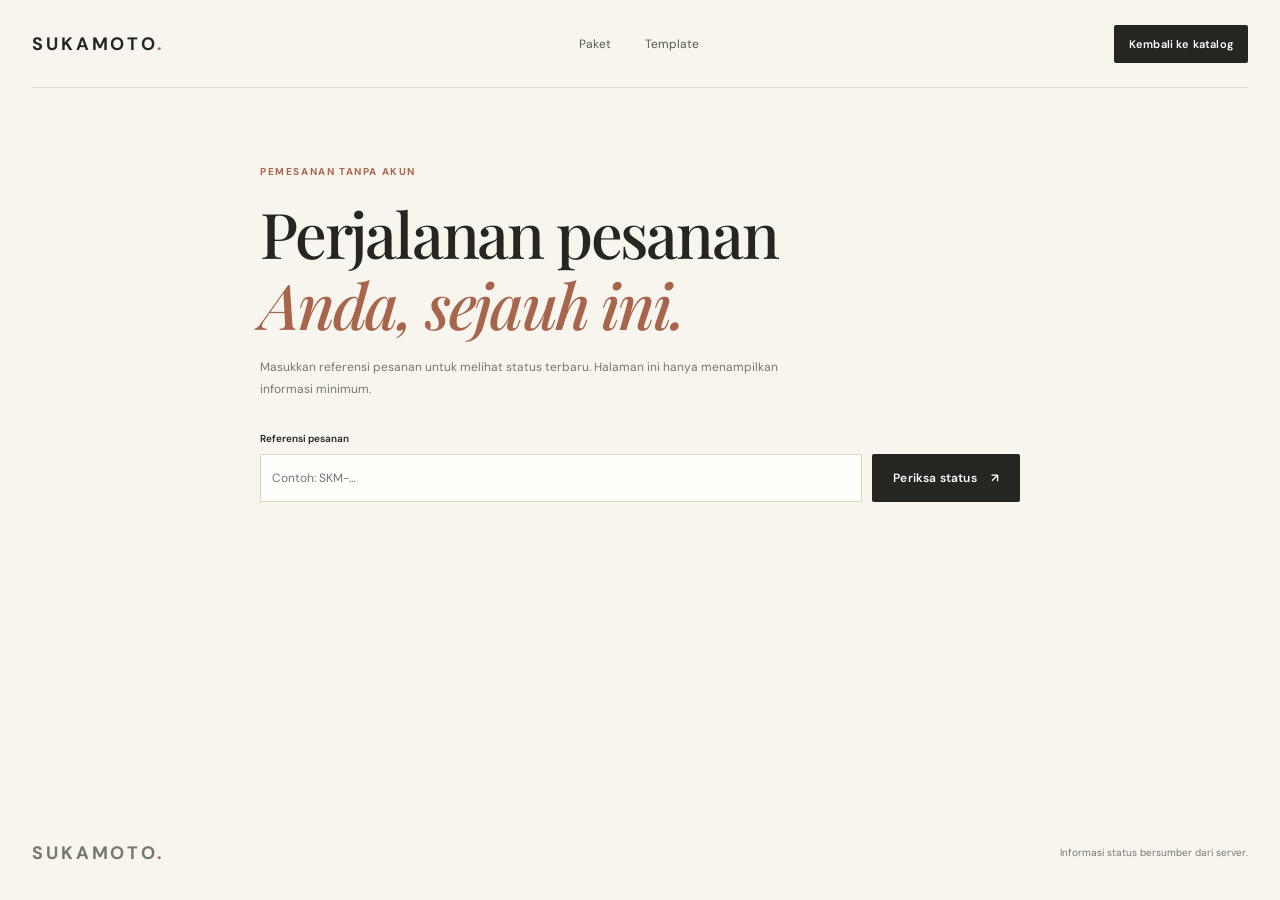
<file: frontend/status.html>
<!doctype html>
<html lang="id">
  <head>
    <meta charset="utf-8">
    <meta name="viewport" content="width=device-width, initial-scale=1">
    <meta name="theme-color" content="#f8f5ef">
    <title>Status pesanan — SUKAMOTO</title>
    <link rel="stylesheet" href="./css/app.css">
    <script src="./js/config.js"></script>
    <script type="module" src="./js/status.js"></script>
  </head>
  <body class="subpage">
    <header class="site-header">
      <a class="wordmark" href="./index.html">SUKAMOTO<span>.</span></a>
      <nav class="top-nav" aria-label="Navigasi utama"><a href="./index.html#packages">Paket</a><a href="./index.html#templates">Template</a></nav>
      <a class="button button-dark button-small" href="./index.html">Kembali ke katalog</a>
    </header>
    <main class="status-main">
      <p class="eyebrow">Pemesanan tanpa akun</p>
      <h1>Perjalanan pesanan<br><em>Anda, sejauh ini.</em></h1>
      <p class="status-lede">Masukkan referensi pesanan untuk melihat status terbaru. Halaman ini hanya menampilkan informasi minimum.</p>
      <form id="status-form" class="lookup-form">
        <label for="reference">Referensi pesanan</label>
        <div class="lookup-row"><input id="reference" name="reference" required autocomplete="off" placeholder="Contoh: SKM-…"><button class="button button-dark" type="submit">Periksa status <span aria-hidden="true">↗</span></button></div>
      </form>
      <p id="status-message" class="state-message" role="status" aria-live="polite" hidden></p>
      <section id="status-result" class="status-card" aria-live="polite" hidden>
        <div class="status-card-top"><div><p class="eyebrow">Referensi pesanan</p><h2 id="status-reference"></h2></div><span id="status-pill" class="status-pill"></span></div>
        <div class="status-details">
          <div><span>Status pembayaran</span><strong id="payment-status"></strong></div>
          <div><span>Undangan</span><strong id="invitation-status"></strong></div>
        </div>
        <p id="status-explanation" class="status-explanation"></p>
        <a id="invitation-link" class="button button-dark" hidden target="_blank" rel="noopener noreferrer">Buka undangan <span aria-hidden="true">↗</span></a>
        <div id="payment-panel" class="payment-panel" hidden>
          <div><h3>Unggah bukti pembayaran</h3><p>File dikirim secara privat melalui API. Jangan bagikan URL file pembayaran.</p></div>
          <form id="payment-form">
            <label>Metode pembayaran<input name="method" required maxlength="80" placeholder="Contoh: transfer bank"></label>
            <label>File bukti pembayaran<input name="proof" type="file" accept="image/jpeg,image/png,image/webp,application/pdf" required></label>
            <p id="payment-error" class="form-error" role="alert" hidden></p>
            <button class="button button-dark" type="submit">Kirim bukti <span aria-hidden="true">↗</span></button>
          </form>
        </div>
      </section>
    </main>
    <footer class="site-footer"><a class="wordmark" href="./index.html">SUKAMOTO<span>.</span></a><span>Informasi status bersumber dari server.</span></footer>
  </body>
</html>
</file>
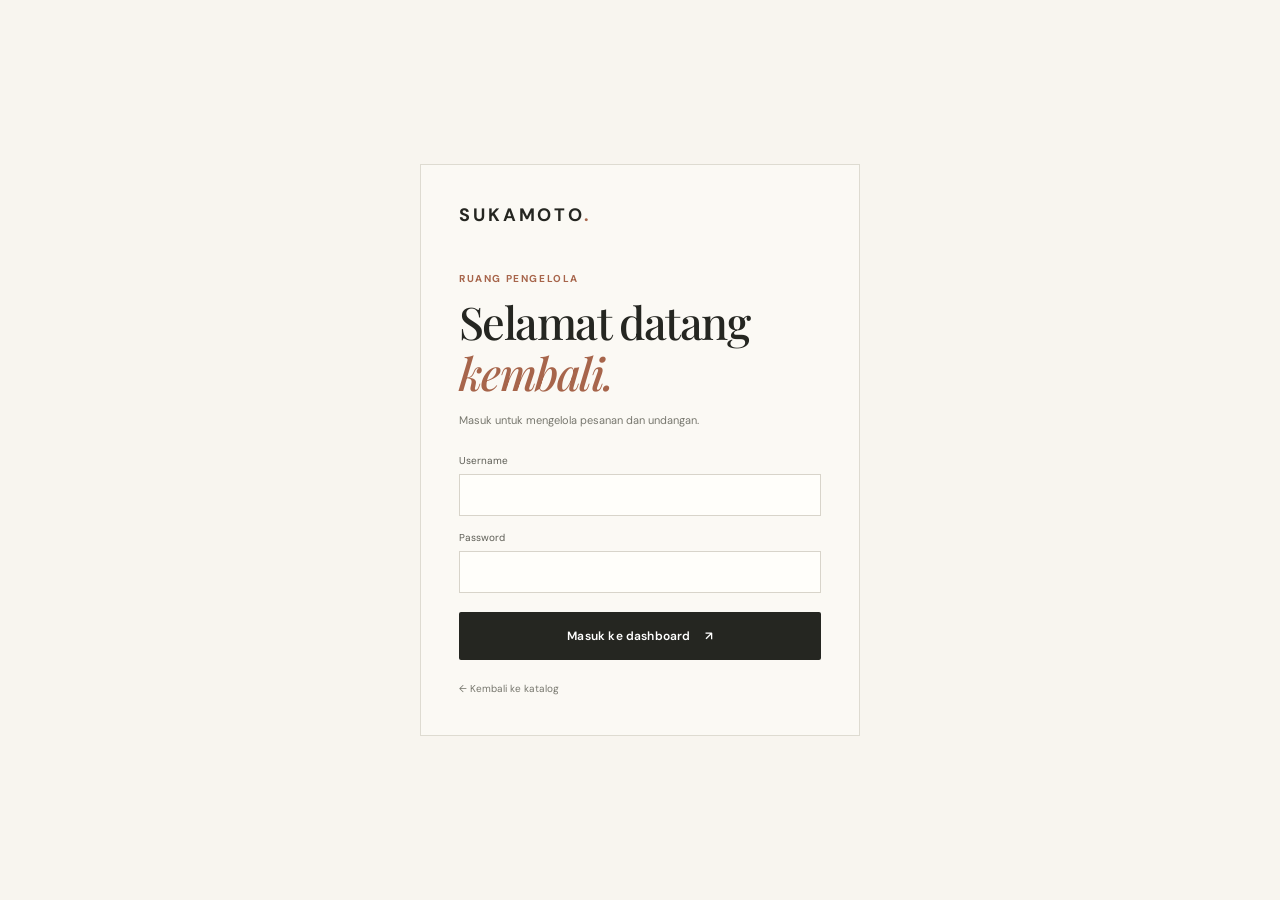
<file: frontend/admin/login.html>
<!doctype html>
<html lang="id">
  <head>
    <meta charset="utf-8">
    <meta name="viewport" content="width=device-width, initial-scale=1">
    <meta name="theme-color" content="#f8f5ef">
    <title>Admin masuk — SUKAMOTO</title>
    <link rel="stylesheet" href="../css/app.css">
    <script src="../js/config.js"></script>
    <script type="module" src="../js/admin-login.js"></script>
  </head>
  <body class="admin-login-page">
    <main class="login-card">
      <a class="wordmark" href="../index.html">SUKAMOTO<span>.</span></a>
      <p class="eyebrow">Ruang pengelola</p>
      <h1>Selamat datang<br><em>kembali.</em></h1>
      <p>Masuk untuk mengelola pesanan dan undangan.</p>
      <form id="admin-login-form">
        <label>Username<input name="username" autocomplete="username" required></label>
        <label>Password<input name="password" type="password" autocomplete="current-password" required></label>
        <p id="login-error" class="form-error" role="alert" hidden></p>
        <button class="button button-dark button-full" type="submit">Masuk ke dashboard <span aria-hidden="true">↗</span></button>
      </form>
      <a class="login-back" href="../index.html">← Kembali ke katalog</a>
    </main>
  </body>
</html>
</file>
<file: frontend/css/app.css>
@import url("https://fonts.googleapis.com/css2?family=DM+Sans:wght@400;500;600;700&family=Playfair+Display:ital,wght@0,500;0,600;0,700;1,500;1,600&display=swap");

:root {
  color-scheme: light;
  --paper: #f8f5ef;
  --paper-dark: #efeae0;
  --ink: #252621;
  --muted: #77776e;
  --line: #dedbd1;
  --accent: #a7654b;
  --olive: #767a62;
  --white: #fffefa;
  --serif: "Playfair Display", Georgia, serif;
  --sans: "DM Sans", Arial, sans-serif;
  font-family: var(--sans);
  color: var(--ink);
  background: var(--paper);
  font-synthesis: none;
  text-rendering: optimizeLegibility;
  -webkit-font-smoothing: antialiased;
}

* { box-sizing: border-box; }
html { scroll-behavior: smooth; }
body { min-width: 320px; margin: 0; background: var(--paper); }
button, input, select, textarea { font: inherit; }
button, a { -webkit-tap-highlight-color: transparent; }
a { color: inherit; }
button:focus-visible, a:focus-visible, input:focus-visible, select:focus-visible, textarea:focus-visible {
  outline: 3px solid #bd826b;
  outline-offset: 3px;
}
[hidden] { display: none !important; }

.site-header, .site-footer, .admin-header {
  width: min(1240px, calc(100% - 64px));
  margin-inline: auto;
  display: flex;
  align-items: center;
  justify-content: space-between;
}
.site-header { min-height: 88px; border-bottom: 1px solid var(--line); }
.wordmark { font-size: 18px; font-weight: 700; letter-spacing: .16em; text-decoration: none; }
.wordmark span { color: var(--accent); }
.top-nav { display: flex; gap: 34px; align-items: center; }
.top-nav a, .site-footer > a:last-child { color: #585950; font-size: 12px; text-decoration: none; }
.top-nav a:hover, .site-footer > a:last-child:hover { color: var(--accent); }
.button {
  min-height: 48px;
  padding: 0 20px;
  border: 1px solid transparent;
  border-radius: 2px;
  display: inline-flex;
  align-items: center;
  justify-content: center;
  gap: 14px;
  color: var(--ink);
  background: transparent;
  font-size: 12px;
  font-weight: 600;
  letter-spacing: .015em;
  text-decoration: none;
  cursor: pointer;
  transition: background .18s ease, color .18s ease, border-color .18s ease, transform .18s ease;
}
.button:hover:not(:disabled) { transform: translateY(-1px); }
.button:disabled { opacity: .55; cursor: wait; }
.button-dark { color: white; background: var(--ink); }
.button-dark:hover:not(:disabled) { background: #484a40; }
.button-outline { border-color: #c9c6bc; color: var(--ink); background: transparent; }
.button-outline:hover:not(:disabled) { border-color: var(--ink); background: #fffefa80; }
.button-small { min-height: 38px; padding: 0 14px; font-size: 11px; }
.button-full { width: 100%; margin-top: 20px; }
.text-link { padding: 4px 0; color: var(--ink); font-size: 12px; text-decoration: none; border-bottom: 1px solid #aaa99e; }
.text-link:hover { color: var(--accent); border-color: var(--accent); }

.hero {
  width: min(1240px, calc(100% - 64px));
  min-height: 570px;
  margin: auto;
  display: grid;
  grid-template-columns: 1.02fr .98fr;
  align-items: center;
  gap: 56px;
  padding: 64px 0 70px;
}
.hero-copy { max-width: 570px; padding-block: 10px; }
.eyebrow {
  margin: 0 0 18px;
  color: var(--accent);
  font-size: 10px;
  font-weight: 700;
  letter-spacing: .16em;
  line-height: 1.6;
  text-transform: uppercase;
}
.eyebrow-mark { width: 17px; height: 1px; margin-right: 8px; display: inline-block; vertical-align: middle; background: var(--accent); }
h1, h2, h3, p { margin-top: 0; }
.hero h1, .status-main h1, .admin-welcome h1, .login-card h1 {
  margin: 0;
  font: 500 clamp(42px, 5vw, 67px)/1.12 var(--serif);
  letter-spacing: -.035em;
}
.hero h1 em, .section-heading h2 em, .how-intro h2 em, .status-main h1 em, .admin-welcome h1 em, .login-card h1 em {
  color: var(--accent);
  font-weight: 500;
}
.hero-lede { max-width: 470px; margin: 23px 0 27px; color: var(--muted); font-size: 13px; line-height: 1.85; }
.hero-actions { display: flex; align-items: center; gap: 27px; }
.hero-note { margin-top: 44px; color: #87867d; font-size: 10px; letter-spacing: .035em; }
.note-line { width: 30px; height: 1px; margin-right: 9px; display: inline-block; vertical-align: middle; background: #aaa99e; }
.hero-art { height: 390px; position: relative; display: grid; place-items: center; }
.art-orbit { position: absolute; border: 1px solid #ded8c9; border-radius: 50%; }
.orbit-one { width: 345px; height: 345px; }
.orbit-two { width: 425px; height: 270px; transform: rotate(-35deg); }
.art-card {
  width: 236px; height: 310px; position: relative; z-index: 1;
  display: flex; flex-direction: column; align-items: center; justify-content: center;
  border: 1px solid #d8cdbb; outline: 5px solid var(--paper); outline-offset: -13px;
  color: #f2e6d1; background: linear-gradient(145deg, #51584c, #777b63 55%, #4f574d);
  box-shadow: 0 24px 54px #292a241f;
  transform: rotate(3deg);
}
.art-kicker, .art-date { font-size: 8px; letter-spacing: .2em; }
.art-names { margin: 25px 0 17px; font: italic 48px var(--serif); }
.art-rule { width: 42px; height: 1px; background: #d4b993; }
.art-date { margin-top: 17px; }
.art-flower { position: absolute; color: #d2b990; font-size: 22px; }
.flower-one { top: 27px; left: 30px; }.flower-two { right: 30px; bottom: 26px; }
.art-caption { position: absolute; right: 3%; bottom: 4%; color: var(--muted); font: italic 14px var(--serif); }
.trust-row {
  min-height: 71px; padding-inline: max(32px, calc((100% - 1240px) / 2));
  display: flex; justify-content: space-between; align-items: center; gap: 20px;
  border-top: 1px solid var(--line); border-bottom: 1px solid var(--line);
  color: #87867d; font-size: 9px; letter-spacing: .15em;
}
.section { width: min(1240px, calc(100% - 64px)); margin: auto; padding: 100px 0; }
.section-heading { margin-bottom: 38px; display: flex; align-items: end; justify-content: space-between; gap: 35px; }
.section-heading h2, .how-intro h2 {
  max-width: 650px; margin: 0; font: 500 clamp(32px, 4vw, 46px)/1.2 var(--serif); letter-spacing: -.03em;
}
.section-aside { max-width: 270px; margin: 0 0 5px; color: var(--muted); font-size: 11px; line-height: 1.8; }
.state-message { margin: 20px 0; color: var(--muted); font-size: 12px; line-height: 1.6; }
.state-error, .form-error { color: #a23831; }
.state-success { color: #42714e; }
.state-empty { color: #77776e; }
.retry-button { margin-left: 4px; }
.package-grid { display: grid; grid-template-columns: repeat(3, minmax(0, 1fr)); gap: 18px; }
.package-card {
  min-height: 257px; padding: 27px 27px 24px; border: 1px solid var(--line);
  background: #fbf9f4; display: flex; flex-direction: column; align-items: flex-start;
}
.package-featured { border-color: #92856f; background: #f1eee6; }
.package-top { width: 100%; display: flex; justify-content: space-between; align-items: start; }
.package-kicker { margin: 0; color: var(--olive); font-size: 10px; font-weight: 700; letter-spacing: .15em; text-transform: uppercase; }
.package-badge { color: var(--accent); font-size: 9px; letter-spacing: .08em; text-transform: uppercase; }
.package-price { margin: 17px 0 16px; font: 500 24px var(--serif); }
.feature-list { margin: 0 0 22px; padding: 0; list-style: none; }
.feature-list li { margin: 8px 0; color: #67675e; font-size: 11px; }
.feature-list li::before { content: "—"; margin-right: 9px; color: var(--accent); }
.package-choose { margin-top: auto; }
.section-templates { padding-top: 20px; }
.filter-label { display: grid; gap: 7px; color: var(--muted); font-size: 10px; letter-spacing: .05em; }
.filter-label select { min-width: 175px; min-height: 39px; padding: 0 30px 0 11px; border: 1px solid var(--line); border-radius: 0; color: var(--ink); background: #fbf9f4; font-size: 11px; }
.template-grid { display: grid; grid-template-columns: repeat(3, minmax(0, 1fr)); gap: 21px; }
.template-card { border: 1px solid var(--line); background: #fbf9f4; }
.template-art { height: 242px; position: relative; overflow: hidden; display: grid; place-items: center; color: #f5e8d7; background: linear-gradient(145deg, #3f4a40, #77806d 58%, #546050); }
.template-art::before, .template-art::after { content: ""; position: absolute; border: 1px solid #d9c7a25c; border-radius: 50%; }
.template-art::before { width: 230px; height: 230px; }
.template-art::after { width: 278px; height: 180px; transform: rotate(-39deg); }
.art-gold { color: #f0e4d1; background: linear-gradient(145deg, #211f1c, #565043 58%, #2e2c27); }
.art-platinum { color: #f4e9d7; background: linear-gradient(145deg, #513e39, #8b695c 55%, #594039); }
.template-art-label { position: absolute; top: 18px; left: 18px; z-index: 1; font-size: 8px; letter-spacing: .2em; }
.template-monogram { z-index: 1; font: italic 48px var(--serif); }
.template-monogram em { padding-inline: 4px; font-size: 27px; font-weight: 400; }
.template-card-content { padding: 17px 18px 18px; }
.template-card-content h3 { margin: 0 0 6px; font: 500 19px var(--serif); }
.template-package { margin: 0; color: var(--muted); font-size: 9px; letter-spacing: .12em; text-transform: uppercase; }
.template-actions { min-height: 44px; margin-top: 17px; display: flex; justify-content: space-between; align-items: center; gap: 8px; }
.preview-unavailable { color: #9a6250; font-size: 10px; }
.how-section { padding: 74px max(32px, calc((100% - 1240px) / 2)) 84px; display: grid; grid-template-columns: .9fr 1.1fr; gap: 80px; background: var(--paper-dark); }
.how-intro h2 { font-size: clamp(32px, 4vw, 44px); }
.steps { margin: 0; padding: 0; list-style: none; }
.steps li { padding: 17px 0; display: grid; grid-template-columns: 44px 1fr; gap: 12px; border-bottom: 1px solid #d6d1c7; }
.steps li:first-child { padding-top: 0; }
.steps li > span { padding-top: 4px; color: var(--accent); font: italic 16px var(--serif); }
.steps h3 { margin: 0 0 5px; font: 500 17px var(--serif); }
.steps p { max-width: 440px; margin: 0; color: var(--muted); font-size: 11px; line-height: 1.7; }
.site-footer { min-height: 95px; gap: 20px; color: var(--muted); font-size: 10px; }

.dialog { width: min(620px, calc(100% - 28px)); max-height: min(90vh, 850px); padding: 34px; overflow-y: auto; border: 1px solid var(--line); border-radius: 0; color: var(--ink); background: var(--paper); box-shadow: 0 20px 90px #20221d38; }
.dialog::backdrop { background: #21231fc2; }
.dialog-close { width: 34px; height: 34px; border: 1px solid var(--line); color: var(--ink); background: transparent; font-size: 21px; line-height: 1; cursor: pointer; }
.dialog > .dialog-close { position: sticky; top: 0; float: right; z-index: 2; }
.dialog h2, .confirm-card h2 { margin: 0; font: 500 34px var(--serif); }
.dialog-intro { margin: 10px 0 22px; color: var(--muted); font-size: 11px; line-height: 1.7; }
.template-preview-panel { margin: 18px 0; }
.template-preview-frame { display: block; width: 100%; height: min(68vh, 620px); border: 1px solid var(--line); background: var(--paper); }
.selected-design { margin: 15px 0 18px; padding: 12px 14px; border-left: 2px solid var(--accent); color: #626359; background: #f0ede5; font-size: 11px; }
.form-grid { display: grid; grid-template-columns: 1fr 1fr; gap: 14px; }
label { color: #5d5d55; font-size: 10px; }
input, textarea {
  width: 100%; min-height: 42px; margin-top: 7px; padding: 10px 11px;
  border: 1px solid #d8d4ca; border-radius: 0; color: var(--ink); background: #fffefa;
  font-size: 12px;
}
textarea { resize: vertical; }
.field-hint { margin-top: 5px; display: block; color: var(--muted); font-size: 9px; line-height: 1.6; }
.form-error { margin: 13px 0 0; font-size: 11px; }
.privacy-note { margin: 12px 0 0; color: #88877e; font-size: 9px; text-align: center; }
.receipt { margin: 22px 0; border-top: 1px solid var(--line); }
.receipt div { padding: 13px 0; display: grid; grid-template-columns: 130px 1fr; gap: 12px; border-bottom: 1px solid var(--line); }
.receipt dt { color: var(--muted); font-size: 10px; }
.receipt dd { margin: 0; overflow-wrap: anywhere; font-size: 11px; line-height: 1.65; }

.subpage .site-header { margin-bottom: 0; }
.status-main { width: min(760px, calc(100% - 40px)); min-height: calc(100vh - 183px); margin: auto; padding: 76px 0 100px; }
.status-main h1 { font-size: clamp(43px, 7vw, 63px); }
.status-lede { max-width: 520px; margin: 18px 0 32px; color: var(--muted); font-size: 12px; line-height: 1.8; }
.lookup-form > label { display: block; margin-bottom: 9px; color: var(--ink); font-weight: 600; }
.lookup-row { display: flex; gap: 10px; }
.lookup-row input { min-height: 48px; margin: 0; }
.lookup-row button { flex: 0 0 auto; }
.status-card { margin-top: 28px; padding: 25px; border: 1px solid var(--line); background: #fbf9f4; }
.status-card-top { display: flex; justify-content: space-between; align-items: center; gap: 18px; }
.status-card-top .eyebrow { margin-bottom: 7px; }
.status-card h2 { margin: 0; overflow-wrap: anywhere; font: 500 21px var(--serif); }
.status-pill { width: fit-content; padding: 7px 10px; display: inline-flex; align-items: center; border: 1px solid #d5d1c7; color: #65655c; background: #efede6; font-size: 9px; line-height: 1.3; }
.status-pending_payment { color: #805d17; border-color: #e4d6b5; background: #f5eedf; }
.status-payment_submitted { color: #72578a; border-color: #dbcee6; background: #f2edf5; }
.status-payment_verified, .status-published { color: #43734e; border-color: #c5d9c6; background: #edf4eb; }
.status-rejected, .status-cancelled { color: #9c423c; border-color: #e5c9c5; background: #f8eeeb; }
.status-details { margin-top: 20px; display: grid; grid-template-columns: 1fr 1fr; gap: 12px; }
.status-details div { padding: 13px; border: 1px solid var(--line); }
.status-details span, .status-details strong { display: block; }
.status-details span { color: var(--muted); font-size: 9px; }
.status-details strong { margin-top: 7px; font-size: 11px; }
.status-explanation { margin: 18px 0 0; color: #6c6c63; font-size: 11px; line-height: 1.7; }
.payment-panel { margin-top: 25px; padding-top: 21px; border-top: 1px solid var(--line); }
.payment-panel h3 { margin: 0 0 7px; font: 500 21px var(--serif); }
.payment-panel p { color: var(--muted); font-size: 10px; line-height: 1.6; }
.payment-panel form { display: grid; gap: 13px; }
.payment-panel form > button { justify-self: start; }
.payment-panel input[type="file"] { padding: 8px; }
.invitation-link { margin-top: 16px; }

.admin-page { background: #f5f3ed; }
.admin-header { min-height: 76px; border-bottom: 1px solid var(--line); }
.admin-header-actions { display: flex; align-items: center; gap: 16px; color: var(--muted); font-size: 11px; }
.admin-main { width: min(1240px, calc(100% - 64px)); margin: auto; padding: 48px 0 90px; }
.admin-welcome { margin-bottom: 31px; display: flex; justify-content: space-between; align-items: end; gap: 20px; }
.admin-welcome .eyebrow { margin-bottom: 8px; }
.admin-welcome h1 { font-size: clamp(36px, 5vw, 51px); }
.admin-tabs { display: flex; gap: 23px; border-bottom: 1px solid var(--line); }
.admin-tab { position: relative; padding: 14px 0; border: 0; color: var(--muted); background: none; font-size: 11px; cursor: pointer; }
.admin-tab.is-active { color: var(--ink); font-weight: 700; }
.admin-tab.is-active::after { content: ""; height: 2px; position: absolute; right: 0; bottom: -1px; left: 0; background: var(--accent); }
.admin-panel { padding-top: 27px; }
.panel-heading { margin-bottom: 18px; display: flex; justify-content: space-between; align-items: end; gap: 20px; }
.panel-heading .eyebrow { margin-bottom: 5px; }
.panel-heading h2 { margin: 0; font: 500 27px var(--serif); }
.table-wrap { overflow-x: auto; border: 1px solid var(--line); background: #fbf9f4; }
table { width: 100%; min-width: 830px; border-collapse: collapse; text-align: left; }
th, td { padding: 13px 14px; border-bottom: 1px solid #e9e5dc; font-size: 10px; vertical-align: middle; }
th { color: #76766d; background: #f4f1ea; font-size: 9px; font-weight: 600; letter-spacing: .06em; text-transform: uppercase; }
tbody tr:last-child td { border-bottom: 0; }
.order-ref { font-weight: 700; }
.order-design { color: var(--muted); }
.table-actions { text-align: right; }
.table-actions .button { min-height: 32px; }
.pagination { margin-top: 17px; display: flex; align-items: center; justify-content: space-between; color: var(--muted); font-size: 10px; }
.empty-state { min-height: 180px; margin-top: 15px; padding: 28px; display: grid; align-content: center; justify-items: center; border: 1px dashed #d8d4ca; color: var(--muted); text-align: center; }
.empty-state h3 { margin: 7px 0; color: var(--ink); font: 500 21px var(--serif); }
.empty-state p { margin: 0; font-size: 10px; }
.empty-mark { color: var(--accent); font-size: 25px; }
.admin-template-list { display: grid; gap: 9px; }
.admin-template-row { min-height: 68px; padding: 13px 16px; display: grid; grid-template-columns: 1fr auto auto; align-items: center; gap: 18px; border: 1px solid var(--line); background: #fbf9f4; }
.admin-template-row > div { display: grid; gap: 5px; }
.admin-template-row strong { font: 500 15px var(--serif); }
.availability { font-size: 10px; }
.is-available { color: #47734c; }.is-unavailable { color: #9b4941; }
.notice-card { margin: 18px 0; padding: 17px 19px; border-left: 2px solid var(--accent); background: #eeebe3; font-size: 11px; }
.notice-card p { margin: 7px 0 0; color: var(--muted); line-height: 1.7; }
.notice-card code { overflow-wrap: anywhere; }
.admin-package-grid { margin-top: 17px; }
.admin-package-card { min-height: 205px; }
.detail-drawer { position: fixed; z-index: 10; top: 0; right: 0; bottom: 0; width: min(500px, 100%); padding: 25px; overflow: auto; border-left: 1px solid var(--line); background: var(--paper); box-shadow: -20px 0 65px #2526211c; }
.detail-top { margin-bottom: 23px; display: flex; align-items: center; justify-content: space-between; gap: 15px; }
.detail-top .eyebrow { margin-bottom: 4px; }.detail-top h2 { margin: 0; overflow-wrap: anywhere; font: 500 25px var(--serif); }
.detail-order-heading { display: flex; align-items: center; justify-content: space-between; gap: 10px; }
.detail-amount { font: 500 17px var(--serif); }
.detail-section { margin-top: 24px; padding-top: 17px; border-top: 1px solid var(--line); }
.detail-section h3, .detail-actions h3 { margin: 0 0 10px; font: 500 17px var(--serif); }
.detail-line { padding: 8px 0; display: grid; grid-template-columns: minmax(110px, .7fr) 1.3fr; gap: 12px; border-bottom: 1px solid #e8e4da; font-size: 10px; }
.detail-line span { color: var(--muted); text-transform: capitalize; }
.detail-line strong { overflow-wrap: anywhere; font-weight: 500; }
.detail-note { margin: 12px 0 0; color: var(--muted); font-size: 10px; line-height: 1.6; }
.detail-actions { margin-top: 24px; padding-top: 17px; border-top: 1px solid var(--line); }
.detail-actions .button { margin: 4px 6px 4px 0; }
.confirm-overlay { position: fixed; z-index: 20; inset: 0; padding: 20px; display: grid; place-items: center; background: #252621b8; }
.confirm-card { width: min(440px, 100%); padding: 27px; background: var(--paper); box-shadow: 0 15px 60px #0003; }
.confirm-card h2 { font-size: 28px; }
.confirm-card > p:not(.eyebrow) { margin: 10px 0 17px; color: var(--muted); font-size: 11px; line-height: 1.7; }
.confirm-card label { display: block; margin-top: 12px; }
.confirm-actions { margin-top: 20px; display: flex; justify-content: flex-end; gap: 9px; }

.admin-login-page { min-height: 100vh; display: grid; place-items: center; }
.login-card { width: min(440px, calc(100% - 36px)); padding: 38px; border: 1px solid var(--line); background: #fbf9f4; }
.login-card > .wordmark { margin-bottom: 44px; display: inline-block; }
.login-card .eyebrow { margin-bottom: 9px; }
.login-card h1 { font-size: 45px; }
.login-card > p:not(.eyebrow) { margin: 14px 0 24px; color: var(--muted); font-size: 11px; line-height: 1.7; }
.login-card form { display: grid; gap: 15px; }
.login-card .button { margin-top: 4px; }
.login-back { margin-top: 22px; display: inline-block; color: var(--muted); font-size: 10px; text-decoration: none; }

@media (max-width: 820px) {
  .site-header, .site-footer, .admin-header { width: min(100% - 38px, 700px); }
  .top-nav { gap: 19px; }
  .hero { width: min(100% - 48px, 700px); min-height: auto; grid-template-columns: 1fr .8fr; gap: 12px; padding: 65px 0; }
  .hero-art { height: 320px; transform: scale(.86); transform-origin: center right; }
  .art-orbit.orbit-one { width: 310px; height: 310px; }.orbit-two { width: 360px; height: 235px; }
  .art-card { width: 205px; height: 280px; }
  .section { width: min(100% - 48px, 700px); padding: 75px 0; }
  .section-templates { padding-top: 4px; }
  .template-grid { grid-template-columns: repeat(2, minmax(0, 1fr)); }
  .how-section { padding-inline: max(24px, calc((100% - 700px) / 2)); gap: 35px; }
  .admin-main { width: min(100% - 38px, 700px); }
}
@media (max-width: 600px) {
  .site-header { min-height: 68px; }
  .site-header > .button { display: none; }
  .wordmark { font-size: 15px; }
  .top-nav { gap: 13px; }
  .top-nav a { font-size: 10px; }
  .hero { width: calc(100% - 40px); grid-template-columns: 1fr; gap: 10px; padding: 49px 0 37px; }
  .hero h1 { font-size: clamp(43px, 12vw, 59px); }
  .hero-lede { margin: 18px 0 22px; font-size: 12px; }
  .hero-note { margin-top: 25px; }
  .hero-art { width: 100%; height: 300px; margin-top: 7px; transform: scale(.88); transform-origin: center; }
  .art-caption { right: 0; bottom: 0; }
  .trust-row { min-height: 62px; padding-inline: 18px; justify-content: center; gap: 16px; overflow: auto; white-space: nowrap; font-size: 8px; }
  .trust-row span:nth-child(2) { display: none; }
  .section { width: calc(100% - 40px); padding: 64px 0; }
  .section-heading { margin-bottom: 25px; display: grid; gap: 13px; }
  .section-heading h2, .how-intro h2 { font-size: 34px; }
  .section-aside { max-width: 360px; }
  .package-grid { grid-template-columns: 1fr; gap: 11px; }
  .package-card { min-height: 0; padding: 20px; }
  .package-price { margin: 12px 0; }
  .feature-list { margin-bottom: 12px; }
  .template-grid { grid-template-columns: 1fr; gap: 14px; }
  .template-art { height: 245px; }
  .section-templates .section-heading { align-items: start; }
  .filter-label select { width: 100%; }
  .how-section { padding: 51px 20px 60px; grid-template-columns: 1fr; gap: 28px; }
  .site-footer { min-height: 83px; flex-wrap: wrap; justify-content: center; gap: 5px 18px; text-align: center; }
  .site-footer > span { flex-basis: 100%; order: 2; font-size: 9px; }
  .dialog { padding: 25px 20px; }
  .form-grid { grid-template-columns: 1fr; gap: 11px; }
  .status-main { width: calc(100% - 38px); padding: 54px 0 70px; }
  .status-main h1 { font-size: 45px; }
  .lookup-row { display: grid; }
  .lookup-row button { width: 100%; }
  .status-card { padding: 18px; }
  .status-card-top { align-items: flex-start; flex-direction: column; }
  .status-details { grid-template-columns: 1fr; }
  .subpage .site-header .top-nav { display: none; }
  .admin-header { min-height: 66px; }
  .admin-header-actions { gap: 8px; }
  .admin-header-actions > span { max-width: 100px; overflow: hidden; text-overflow: ellipsis; }
  .admin-main { width: calc(100% - 34px); padding-top: 34px; }
  .admin-welcome { align-items: flex-start; flex-direction: column; }
  .admin-welcome .button { align-self: flex-start; }
  .panel-heading { align-items: flex-start; flex-direction: column; }
  .admin-template-row { grid-template-columns: 1fr auto; gap: 12px; }
  .admin-template-row .availability { grid-column: 1; }
  .admin-template-row .button { grid-column: 2; grid-row: 1 / span 2; }
  .admin-package-grid { grid-template-columns: 1fr; }
  .detail-drawer { padding: 19px; }
  .login-card { padding: 28px 22px; }
}
@media (prefers-reduced-motion: reduce) {
  *, *::before, *::after { scroll-behavior: auto !important; animation-duration: .01ms !important; animation-iteration-count: 1 !important; transition-duration: .01ms !important; }
}
</file>
